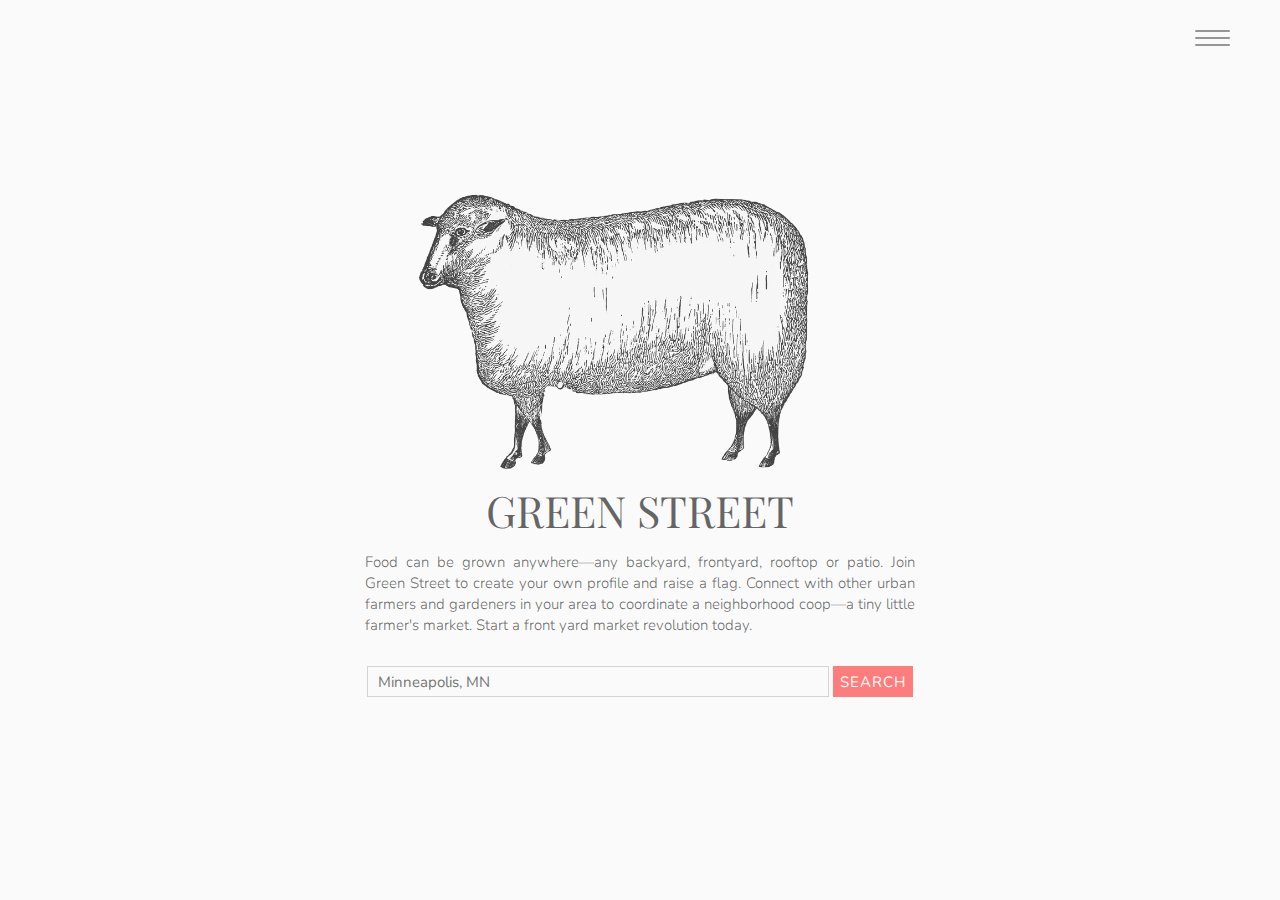
<file: index.html>
<!DOCTYPE html>
<html lang="en">

<head>
    <meta charset="utf-8">
    <title>Green Street</title>
    <link rel="stylesheet" type="text/css" href="assets/styles/reset.css">
    <link
        href="https://fonts.googleapis.com/css?family=Taviraj:300, 400|Roboto:100, 200, 400|Lato:100, 200, 400|Nunito|Playfair+Display&display=swap"
        rel="stylesheet">
    <link rel="stylesheet" type="text/css" href="assets/styles/style.css">
</head>

<body>
    <div class="bar-container">
        <div class="bar1"></div>
        <div class="bar2"></div>
        <div class="bar3"></div>
    </div>
    <div class="link-container">
        <nav>
            <ul>
                <li class="list"><a class="link" href="index.html">Home</a></li>
                <li class="list"><a class="link" href="about.html">About</a></li>
                <li class="list"><a class="link" href="newmarket.html">New Market</a></li>
                <li class="list"><a class="link" href="contact.html">Contact</a></li>
                <li class="list"><a class="link" href="market.html">Market</a></li>
                <li class="list"><a class="link" href="profile.html">Profile</a></li>
                <li class="list link login">Login</li>
                <li class="list link join">Join</li>
            </ul>
        </nav>
    </div>
    <div class="login-modal modal">
        <div class="modal-content">
            <span class="close">&times;</span>
            <form class="login-form">
                <label class="login-label">Email</label>
                <input class="login-field" name="email" type="email">
                <label class="login-label">Password</label>
                <input class="login-field" name="password" type="password">
                <button class="btn login-btn">SUBMIT</button>
            </form>
        </div>
    </div>
    <div class="join-modal modal">
        <div class="modal-content">
            <span class="close">&times;</span>
            <form class="login-form">
                <label class="login-label">Email</label>
                <input class="login-field" name="email" type="email">
                <label class="login-label">Password</label>
                <input class="login-field" name="password" type="password">
                <label class="login-label">Confirm Password</label>
                <input class="login-field" name="password-conf" type="password">
                <button class="btn login-btn">SUBMIT</button>
            </form>
        </div>
    </div>
    <div class="center">
        <img class="title-img" src="assets/images/sheep.png" />
        <h1 class="title">GREEN STREET</h1>
        <!-- <h3 class="tagline">A Front Yard Market Revolution</h3> -->
        <p class="info">Food can be grown anywhere—any backyard, frontyard, rooftop or patio. Join Green Street
            to create your own profile and raise a
            flag. Connect with other urban farmers and gardeners in your area to coordinate a neighborhood coop—a tiny
            little farmer's market. Start a front yard market revolution today.</p>

        <div class="searchbar">
            <form class="search-form">
                <input class="search-field" type="text" placeholder="Minneapolis, MN" name="search">
                <button class="btn" type="submit">SEARCH</button>
            </form>
        </div>

    </div>
    <script src="https://code.jquery.com/jquery-3.4.1.js"
        integrity="sha256-WpOohJOqMqqyKL9FccASB9O0KwACQJpFTUBLTYOVvVU=" crossorigin="anonymous"></script>
    <script src="assets/scripts/app.js"></script>
</body>

</html>
</file>
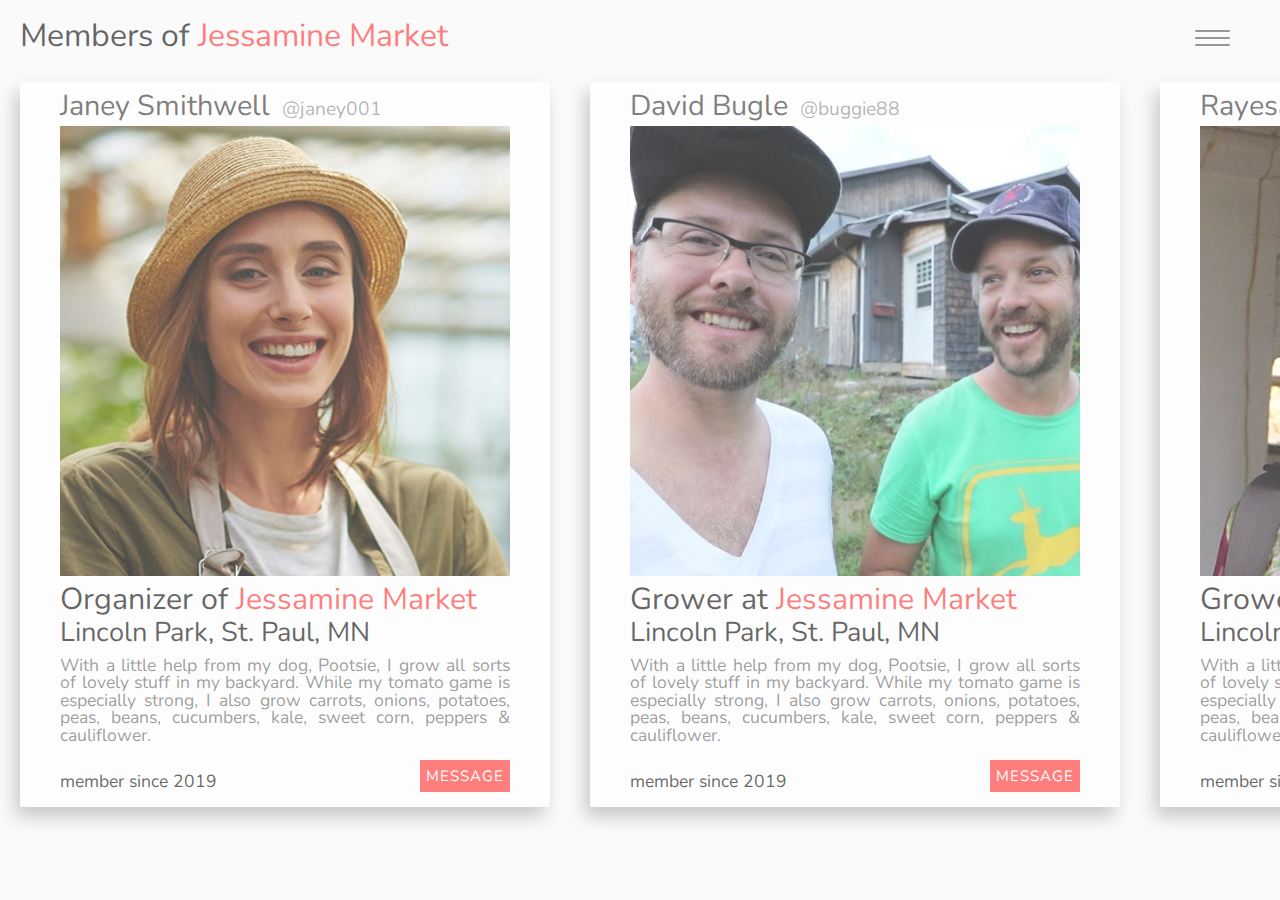
<file: all-profile.html>
<!DOCTYPE html>
<html lang="en">

<head>
    <meta charset="utf-8">
    <title>Green Street</title>
    <link rel="stylesheet" type="text/css" href="assets/styles/reset.css">
    <link
        href="https://fonts.googleapis.com/css?family=Taviraj:300, 400|Roboto:100, 200, 400|Lato:100, 200, 400|Nunito|Playfair+Display&display=swap"
        rel="stylesheet">
    <link rel="stylesheet" type="text/css" href="assets/styles/style.css">
</head>

<body>
    <div class="bar-container">
        <div class="bar1"></div>
        <div class="bar2"></div>
        <div class="bar3"></div>
    </div>
    <div class="link-container">
        <nav>
            <ul>
                <li class="list"><a class="link" href="index.html">Home</a></li>
                <li class="list"><a class="link" href="about.html">About</a></li>
                <li class="list"><a class="link" href="newmarket.html">New Market</a></li>
                <li class="list"><a class="link" href="contact.html">Contact</a></li>
                <li class="list"><a class="link" href="market.html">Market</a></li>
                <li class="list"><a class="link" href="profile.html">Profile</a></li>
                <li class="list link login">Login</li>
                <li class="list link join">Join</li>
            </ul>
        </nav>
    </div>
    <div class="login-modal modal">
        <div class="modal-content">
            <span class="close">&times;</span>
            <form class="login-form">
                <label class="login-label">Email</label>
                <input class="login-field" name="email" type="email">
                <label class="login-label">Password</label>
                <input class="login-field" name="password" type="password">
                <button class="btn login-btn">SUBMIT</button>
            </form>
        </div>
    </div>
    <div class="join-modal modal">
        <div class="modal-content">
            <span class="close">&times;</span>
            <form class="login-form">
                <label class="login-label">Email</label>
                <input class="login-field" name="email" type="email">
                <label class="login-label">Password</label>
                <input class="login-field" name="password" type="password">
                <label class="login-label">Confirm Password</label>
                <input class="login-field" name="password-conf" type="password">
                <button class="btn login-btn">SUBMIT</button>
            </form>
        </div>
    </div>
    <h1 class="all-profile-market-name">Members of <a class="red" href="market.html">Jessamine Market</a></h1>


    <div class="all-profile-div">
        <div class="all-profile-container">
            <h1 class="profile-name">Janey Smithwell <span class="profile-username">&nbsp;@janey001</span></h1>
            <img class="profile-img" src="assets/images/farmer_profile.png">
            <h1 class="profile-market">Organizer of <a class="red" href="market.html">Jessamine Market</a></h1>
            <h1 class="profile-neighborhood">Lincoln Park, St. Paul, MN</h1>
            <p class="profile-paragraph">
                With a little help from my dog, Pootsie, I grow all sorts of lovely stuff in my backyard. While my
                tomato game is especially strong, I also grow carrots, onions, potatoes, peas, beans, cucumbers, kale,
                sweet
                corn,
                peppers & cauliflower.
            </p>
            <div class="bottom">
                <p class="member-since">member since 2019</p>
                <button class="message-btn">MESSAGE</button>
            </div>

        </div>
        <div class="all-profile-container">
            <h1 class="profile-name">David Bugle <span class="profile-username">&nbsp;@buggie88</span></h1>
            <img class="profile-img" src="assets/images/david.jpg">
            <h1 class="profile-market">Grower at <a class="red" href="market.html">Jessamine Market</a></h1>
            <h1 class="profile-neighborhood">Lincoln Park, St. Paul, MN</h1>
            <p class="profile-paragraph">
                With a little help from my dog, Pootsie, I grow all sorts of lovely stuff in my backyard. While my
                tomato game is especially strong, I also grow carrots, onions, potatoes, peas, beans, cucumbers, kale,
                sweet
                corn,
                peppers & cauliflower.
            </p>
            <div class="bottom">
                <p class="member-since">member since 2019</p>
                <button class="message-btn">MESSAGE</button>
            </div>

        </div>
        <div class="all-profile-container">
            <h1 class="profile-name">Rayesa Ayyagari <span class="profile-username">&nbsp;@rosewood</span></h1>
            <img class="profile-img" src="assets/images/rayesa.jpg">
            <h1 class="profile-market">Grower at <a class="red" href="market.html">Jessamine Market</a></h1>
            <h1 class="profile-neighborhood">Lincoln Park, St. Paul, MN</h1>
            <p class="profile-paragraph">
                With a little help from my dog, Pootsie, I grow all sorts of lovely stuff in my backyard. While my
                tomato game is especially strong, I also grow carrots, onions, potatoes, peas, beans, cucumbers, kale,
                sweet
                corn,
                peppers & cauliflower.
            </p>
            <div class="bottom">
                <p class="member-since">member since 2019</p>
                <button class="message-btn">MESSAGE</button>
            </div>

        </div>
        <div class="all-profile-container">
            <h1 class="profile-name">Sammie G. <span class="profile-username">&nbsp;@samsers01</span></h1>
            <img class="profile-img" src="assets/images/sammie.jpg">
            <h1 class="profile-market">Grower at <a class="red" href="market.html">Jessamine Market</a></h1>
            <h1 class="profile-neighborhood">Lincoln Park, St. Paul, MN</h1>
            <p class="profile-paragraph">
                With a little help from my dog, Pootsie, I grow all sorts of lovely stuff in my backyard. While my
                tomato game is especially strong, I also grow carrots, onions, potatoes, peas, beans, cucumbers, kale,
                sweet
                corn,
                peppers & cauliflower.
            </p>
            <div class="bottom">
                <p class="member-since">member since 2019</p>
                <button class="message-btn">MESSAGE</button>
            </div>

        </div>

    </div>
    <script src="https://code.jquery.com/jquery-3.4.1.js"
        integrity="sha256-WpOohJOqMqqyKL9FccASB9O0KwACQJpFTUBLTYOVvVU=" crossorigin="anonymous"></script>
    <script src="assets/scripts/app.js"></script>
</body>

</html>
</file>
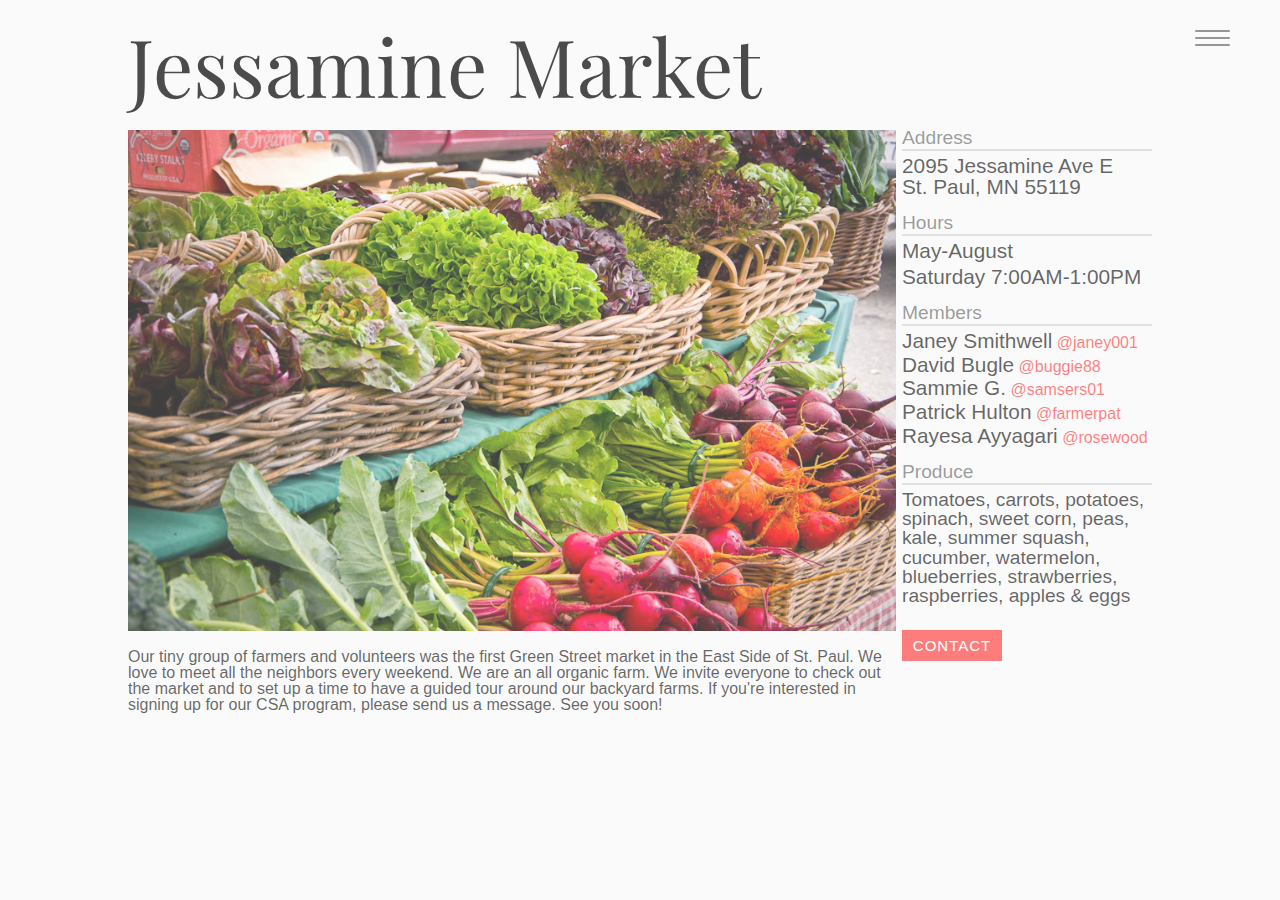
<file: market.html>
<!DOCTYPE html>
<html lang="en">

<head>
    <meta charset="utf-8">
    <title>Green Street</title>
    <link rel="stylesheet" type="text/css" href="assets/styles/reset.css">
    <link
        href="https://fonts.googleapis.com/css?family=Taviraj:300, 400|Roboto:100, 200, 400|Lato:100, 200, 400|Playfair+Display&display=swap"
        rel="stylesheet">
    <link rel="stylesheet" type="text/css" href="assets/styles/style.css">
</head>

<body>
    <div class="bar-container">
        <div class="bar1"></div>
        <div class="bar2"></div>
        <div class="bar3"></div>
    </div>
    <div class="link-container">
        <nav>
            <ul>
                <li class="list"><a class="link" href="index.html">Home</a></li>
                <li class="list"><a class="link" href="about.html">About</a></li>
                <li class="list"><a class="link" href="newmarket.html">New Market</a></li>
                <li class="list"><a class="link" href="contact.html">Contact</a></li>
                <li class="list"><a class="link" href="market.html">Market</a></li>
                <li class="list"><a class="link" href="profile.html">Profile</a></li>
                <li class="list link login">Login</li>
                <li class="list link join">Join</li>
            </ul>
        </nav>
    </div>
    <div class="login-modal modal">
        <div class="modal-content">
            <span class="close">&times;</span>
            <form class="login-form">
                <label class="login-label">Email</label>
                <input class="login-field" name="email" type="email">
                <label class="login-label">Password</label>
                <input class="login-field" name="password" type="password">
                <button class="btn login-btn">SUBMIT</button>
            </form>
        </div>
    </div>
    <div class="join-modal modal">
        <div class="modal-content">
            <span class="close">&times;</span>
            <form class="login-form">
                <label class="login-label">Email</label>
                <input class="login-field" name="email" type="email">
                <label class="login-label">Password</label>
                <input class="login-field" name="password" type="password">
                <label class="login-label">Confirm Password</label>
                <input class="login-field" name="password-conf" type="password">
                <button class="btn login-btn">SUBMIT</button>
            </form>
        </div>
    </div>
    <div class="market-container-left">
        <h3 class="market-name">Jessamine Market</h3>
        <img class="market-img" src="assets/images/farmers-market.jpeg">
        <p class="market-about">Our tiny group of farmers and volunteers was the
            first Green Street market in the East Side of St. Paul. We love to meet all the neighbors every weekend.
            We are an all organic farm. We invite everyone to check out the market and to set up a time to have a guided
            tour around our backyard farms. If you're interested in signing up for our CSA
            program, please send us a message. See you soon!</p>
    </div>
    <div class="market-container-right">
        <h3 class="market-header">Address</h3>
        <hr />
        <h3 class="market-address">2095 Jessamine Ave E<br />St. Paul, MN 55119</h3>
        <h3 class="market-header">Hours</h3>
        <hr />
        <h3 class="market-months">May-August</h3>
        <h3 class="market-hours">Saturday 7:00AM-1:00PM</h3>
        <a class="market-header member-header" href="all-profile.html">Members</a>
        <hr />
        <div class="market-members-div">
            <ul>
                <li class="members">Janey Smithwell<a class="red member-username"
                        href="profile.html">&nbsp;@janey001</a></li>
                <li class="members">David Bugle<a class="red member-username">&nbsp;@buggie88</a></li>
                <li class="members">Sammie G.<a class="red member-username">&nbsp;@samsers01</a></li>
                <li class="members">Patrick Hulton<a class="red member-username">&nbsp;@farmerpat</a></li>
                <li class="members">Rayesa Ayyagari<a class="red member-username">&nbsp;@rosewood</a></li>
            </ul>
        </div>
        <h3 class="market-header">Produce</h3>
        <hr />
        <p class="market-produce">Tomatoes, carrots, potatoes, spinach, sweet corn, peas, kale, summer squash, cucumber,
            watermelon, blueberries,
            strawberries, raspberries, apples & eggs
        </p>
        <button class="btn market-contact">CONTACT</button>

    </div>


    <script src="https://code.jquery.com/jquery-3.4.1.js"
        integrity="sha256-WpOohJOqMqqyKL9FccASB9O0KwACQJpFTUBLTYOVvVU=" crossorigin="anonymous">
        </script>
    <script src="assets/scripts/app.js"></script>
</body>

</html>
</file>
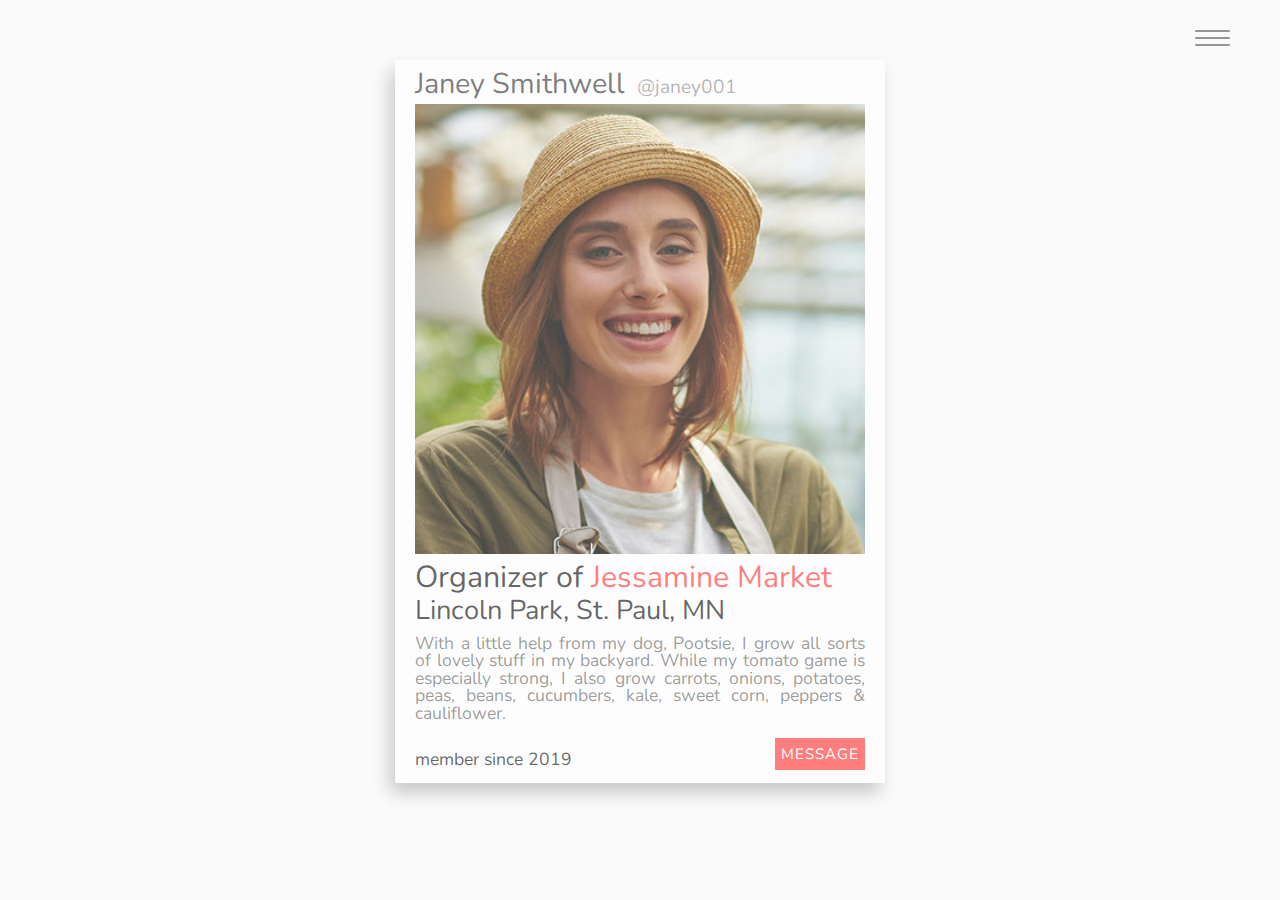
<file: profile.html>
<!DOCTYPE html>
<html lang="en">

<head>
    <meta charset="utf-8">
    <title>Green Street</title>
    <link rel="stylesheet" type="text/css" href="assets/styles/reset.css">
    <link
        href="https://fonts.googleapis.com/css?family=Taviraj:300, 400|Roboto:100, 200, 400|Lato:100, 200, 400|Nunito|Playfair+Display&display=swap"
        rel="stylesheet">
    <link rel="stylesheet" type="text/css" href="assets/styles/style.css">
</head>

<body>
    <div class="bar-container">
        <div class="bar1"></div>
        <div class="bar2"></div>
        <div class="bar3"></div>
    </div>
    <div class="link-container">
        <nav>
            <ul>
                <li class="list"><a class="link" href="index.html">Home</a></li>
                <li class="list"><a class="link" href="about.html">About</a></li>
                <li class="list"><a class="link" href="newmarket.html">New Market</a></li>
                <li class="list"><a class="link" href="contact.html">Contact</a></li>
                <li class="list"><a class="link" href="market.html">Market</a></li>
                <li class="list"><a class="link" href="profile.html">Profile</a></li>
                <li class="list link login">Login</li>
                <li class="list link join">Join</li>
            </ul>
        </nav>
    </div>
    <div class="login-modal modal">
        <div class="modal-content">
            <span class="close">&times;</span>
            <form class="login-form">
                <label class="login-label">Email</label>
                <input class="login-field" name="email" type="email">
                <label class="login-label">Password</label>
                <input class="login-field" name="password" type="password">
                <button class="btn login-btn">SUBMIT</button>
            </form>
        </div>
    </div>
    <div class="join-modal modal">
        <div class="modal-content">
            <span class="close">&times;</span>
            <form class="login-form">
                <label class="login-label">Email</label>
                <input class="login-field" name="email" type="email">
                <label class="login-label">Password</label>
                <input class="login-field" name="password" type="password">
                <label class="login-label">Confirm Password</label>
                <input class="login-field" name="password-conf" type="password">
                <button class="btn login-btn">SUBMIT</button>
            </form>
        </div>
    </div>
    <div class="profile-container">
        <h1 class="profile-name">Janey Smithwell <span class="profile-username">&nbsp;@janey001</span></h1>
        <img class="profile-img" src="assets/images/farmer_profile.png">
        <h1 class="profile-market">Organizer of <a class="red" href="market.html">Jessamine Market</a></h1>
        <h1 class="profile-neighborhood">Lincoln Park, St. Paul, MN</h1>
        <p class="profile-paragraph">
            With a little help from my dog, Pootsie, I grow all sorts of lovely stuff in my backyard. While my
            tomato game is especially strong, I also grow carrots, onions, potatoes, peas, beans, cucumbers, kale, sweet
            corn,
            peppers & cauliflower.
        </p>
        <div class="bottom">
            <p class="member-since">member since 2019</p>
            <button class="message-btn">MESSAGE</button>
        </div>

    </div>
    <script src="https://code.jquery.com/jquery-3.4.1.js"
        integrity="sha256-WpOohJOqMqqyKL9FccASB9O0KwACQJpFTUBLTYOVvVU=" crossorigin="anonymous"></script>
    <script src="assets/scripts/app.js"></script>
</body>

</html>
</file>
<file: assets/styles/style.css>
body {
    background-color: rgb(250, 250, 250);
    font-family: "Nunito", Arial, Helvetica, sans-serif;
    color: rgba(0, 0, 0, 0.4);
}
[class*="col-"] {
    padding: 15px;
    float: left;
    /* border: 1px rgba(0, 0, 0, 0.3) solid; */
}
.col-12 {width: 100%;}
.col-11 {width: 91.6%;}
.col-10 {width: 83.3%;}
.col-9 {width: 75%;}
.col-8 {width: 66.6%;}
.col-7 {width: 58.3%;}
.col-6 {width: 50%;}
.col-5 {width: 41.6%;}
.col-4 {width: 33.3%;}
.col-3 {width: 25%;}
.col-2 {width: 16.6%;}
.col-1 {width: 8.3%;}

.row::after {
    content: "";
    clear: both;
    display: table;
}

a {
    text-decoration: none;
}

.title {
    font-size: 2.7rem;
    color: rgba(0, 0, 0, 0.6);
    padding-bottom: 10px;
    padding-top: 7px;
    font-family: 'Playfair Display', Arial, Helvetica, sans-serif;
}

.tagline {
    font-size: 1.3rem;
    color: rgba(0, 0, 0, 0.5);
}


.center {
    text-align: center;
    width: 650px;
    margin: 0 auto;
    margin-top: 190px;
}

.title-img {
    width: 400px;
    opacity: 0.75;
    margin-right: 50px;
}

.menu {
    margin-right: 30px;
    text-decoration: none;
    color: rgba(0, 0, 0, 0.5);
    padding: 7px;
    border: 1px transparent solid;
    cursor: pointer;
    font-weight: 200;

}

.menu:hover {
    color: rgb(0, 0, 0);
    transition: 0.3s;

}

nav {
    text-align: right;
    margin: 8px 30px 15px 0;

}

.left {
    float: left;
    padding-bottom: 20px;
    margin: 10px;
    color: rgba(255, 255, 255, 0.8);
}

.btn {
    background-color: rgba(255, 0, 0, 0.5);
    border: 1px transparent solid;
    border-radius: 0;
    color: white;
    width: 80px;
    height: 31px;
    margin-left: 0;
    padding: 0;
    cursor: pointer;
    letter-spacing: 1px;
    font-family: 'Nunito', Arial, Helvetica, sans-serif;
    font-size: 15px;
}

.btn:hover {
    background-color: rgba(255, 0, 0, 0.7);

}

.search-field {
    width: 450px;
    height: 27px;
    padding-left: 10px;
    padding-right: 0;
    margin-right: 0;
    background-color: rgb(250, 250, 250);
    border: 1px rgba(0, 0, 0, 0.15) solid;
    color: rgba(0, 0, 0, 0.7);
    font-family: "Nunito", Arial, Helvetica, sans-serif;
    font-size: 15px;

}

.info {
    text-align: justify;
    padding-top: 10px;
    padding-bottom: 30px;
    margin-left: 50px;
    margin-right: 50px;
    font-size: 15px;
    color: rgba(0, 0, 0, 0.6);
    /* font-family: 'Taviraj', 'Times New Roman', Times, serif; */
    font-weight: 300;
    line-height: 1.4;
}

.bar1, .bar2, .bar3 {
    width: 35px;
    height: 2px;
    border-radius: 1px;
    background-color: rgba(0, 0, 0, 0.4);
    box-align: right;
    margin: 5px;
    transition: 0.3s;
    margin-left: 60px;
}

.change .bar1 {
    -webkit-transform: rotate(45deg) translate(4px, 6px);
    transform: rotate(45deg) translate(4px, 6px);
}

.change .bar2 {
    opacity: 0;
}

.change .bar3 {
    -webkit-transform: rotate(-45deg) translate(4px, -6px);
    transform: rotate(-45deg) translate(4px, -6px);
}

.bar-container {
    position: fixed;
    top: 0;
    right: 0;
    width: 120px;
    margin: 20px 20px 0 0;
    padding: 5px;
    height: 28px;
    cursor: pointer;
}

.link-container {
    visibility: hidden;
    position: fixed;
    top: 10px;
    right: 5px;
    opacity: 0;
    transition: 0.2s;
    font-size: 1.25rem;
    text-align: left;
    padding: 0 10px 15px 20px;
    background-color: rgba(252, 252, 252, 0.9);
    box-shadow: -5px 10px 18px rgba(0, 0, 0, 0.1);
    border-radius: 2px;
    z-index: 100;
    margin-right: 10px;
}

.list {
    padding-top: 10px;
    font-size: 1.5rem;
}

.show {
    transition: 0.2s;
    visibility: visible;
    opacity: 1;
    position: fixed;
    top: 50px;
    margin-top: 50px;
}

.display {
    display: block;
}

.link {
    text-align: right;
    color: rgba(0, 0, 0, 0.4);
    font-size: 1.1rem;
    font-weight: lighter;
    cursor: pointer;
}

.link:hover {
    color: rgba(0, 0, 0, 0.7);
}

.join-div {
    text-align: center;
    margin-top: 150px;
}

.join-input {
    height: 20px;
    width: 200px;
    padding: 0;
}

.join-label {
    font-size: 1.25rem;
    margin-top: 10px;
}

/* Login Modal */
.modal {
    /* font-family: 'Playfair Display', 'Times New Roman', Times, serif; */
    display: none;
    position: absolute; 
    z-index: 1; 
    padding-top: 150px;
    left: 0;
    top: 0;
    width: 100%;
    height: 100%; 
    overflow: auto;
    background-color: rgba(0, 0, 0, 0.2);
}

.modal-content {
    position: relative;
    background-color: rgba(255, 255, 255, 0.95);
    margin: auto;
    padding: 30px;
    padding-bottom: 65px;
    width: 250px;   
    text-align: center;
    border: 1px rgba(0, 0, 0, 0.1) solid;
    box-shadow: -5px 10px 18px #3d3d3d;
    border-radius: 1px;
}

.modal-show {
    display: block;
}

.close {
    position: absolute;
    top: 10px;
    right: 10px;
    cursor: pointer;
    font-size: 24px;
}

.login-field {
    color: rgba(0, 0, 0, 0.6);
    padding: 5px;
    font-size: 18px;
    margin-top: 5px;
    margin-bottom: 20px;
    width: 235px;
}

.login-field::placeholder {
    color: rgba(0, 0, 0, 0.3);
}

.login-label {
    margin-top: 20px;
}
.login-form {
    text-align: left;
    margin: auto;
}

.login-btn {
    float: right;
    margin-top: 5px;
}

/* Profile */
.profile-container {
    width: 450px;
    background-color: rgb(253, 253, 253);
    box-shadow: -5px 10px 18px rgba(0, 0, 0, 0.2);
    border-radius: 1px;
    margin: auto;
    margin-top: 60px;
    padding: 10px 20px 15px 20px;
}

.profile-img {
    width: 100%;
    padding-bottom: 5px;
    opacity: 0.75;

}

.profile-name {
    font-size: 1.8rem;
    color: rgba(0, 0, 0, 0.5);
    padding-bottom: 5px;
}

.profile-username {
    color: rgba(0, 0, 0, 0.3);
    font-size: 1.2rem;
    line-height: 1.2;
    padding-bottom: 5px;
}

.profile-neighborhood {
    font-size: 1.7rem;
    color: rgba(0, 0, 0, 0.6);
    padding: 5px 0 5px 0;
}

.profile-market {
    font-size: 1.9rem;
    color: rgba(0, 0, 0, 0.6);
}

.center-div {
    text-align: center;
}

.profile-paragraph {
    padding-top: 5px;
    text-align: justify;
    font-size: 1.1rem;
    padding-bottom: 15px;
}

.red {
    color: rgba(255, 0, 0, 0.5);
    cursor: pointer;
}

.red:hover {
    color: rgba(255, 0, 0, 0.7);

}

.profile-header {
    padding-top: 5px;
    color: rgba(0, 0, 0, 0.6);
    font-size: 1.4rem;
}
.member-since {
    color: rgba(0, 0, 0, 0.6);
    display: inline-block;
    margin-top: 13px;
    font-size: 1.1rem;
}
.message-btn {
    float: right;
    background-color: rgba(255, 0, 0, 0.5);
    border: 1px transparent solid;
    border-radius: 0;
    color: white;
    margin-left: 0;
    padding: 5px;
    cursor: pointer;
    letter-spacing: 1px;
    font-family: 'Nunito', Arial, Helvetica, sans-serif;
    font-size: 15px;
}
.message-btn:hover {
    background-color: rgba(255, 0, 0, 0.7);

}

/* Market */
.market-container-left {
    float: left;
    margin-left: 10%;
    width: 60%;
}
.market-img {
    width: 100%;
    opacity: 0.75;
}

.market-name {
    font-family: "Playfair Display", serif;
    color: rgba(0, 0, 0, 0.7);
    font-size: 5rem;
    padding-bottom: 25px;
    padding-top: 25px;
}

.market-container-right {
    float: right;
    margin-right: 10%;
    margin-top: 128px;
}

.market-months {
    font-size: 1.3rem;
    color: rgba(0, 0, 0, 0.6);
    padding-bottom: 5px;
}

.market-hours {
    font-size: 1.3rem;
    color: rgba(0, 0, 0, 0.6);
    padding-bottom: 15px;
}

.market-address {
    font-size: 1.3rem;
    color: rgba(0, 0, 0, 0.6);
    padding-bottom: 15px;
    cursor: pointer;
}

.market-address:hover {
    color: rgba(0, 0, 0, 0.9);
}

.market-header {
    font-size: 1.2rem;
    color: rgba(0, 0, 0, 0.4);
}

hr {
    margin: 2px 0 5px 0;
    border: 1px rgba(0, 0, 0, 0.1) solid;
}
.members {
    font-size: 1.3rem;
    color: rgba(0, 0, 0, 0.6);
    padding-bottom: 3px;
}

.members:last-child {
    padding-bottom: 15px;
}

.member-username {
    font-size: 1rem;
}

.member-header {
    cursor: pointer;

}

.member-header:hover {
    color: rgba(0, 0, 0, 0.9);
}

.market-about {
    padding-top: 15px;
    font-size: 1rem;
    color: rgba(0, 0, 0, 0.6);
}

.market-produce {
    font-size: 1.2rem;
    color: rgba(0, 0, 0, 0.6);
    width: 250px;
}

.market-contact {
    margin-top: 25px;
    width: 100px;
}

/* All profile */
.all-profile-container {
    float: left;
    width: 450px;
    background-color: rgb(253, 253, 253);
    box-shadow: -5px 10px 18px rgba(0, 0, 0, 0.2);
    border-radius: 1px;
    margin: 10px 20px 20px 20px;
    padding: 10px 40px 15px 40px;
}

.all-profile-div {
    width: 7000px;
}

.all-profile-market-name {
    font-size: 2rem;
    padding: 20px;
    color: rgba(0, 0, 0, 0.6);
}
</file>
